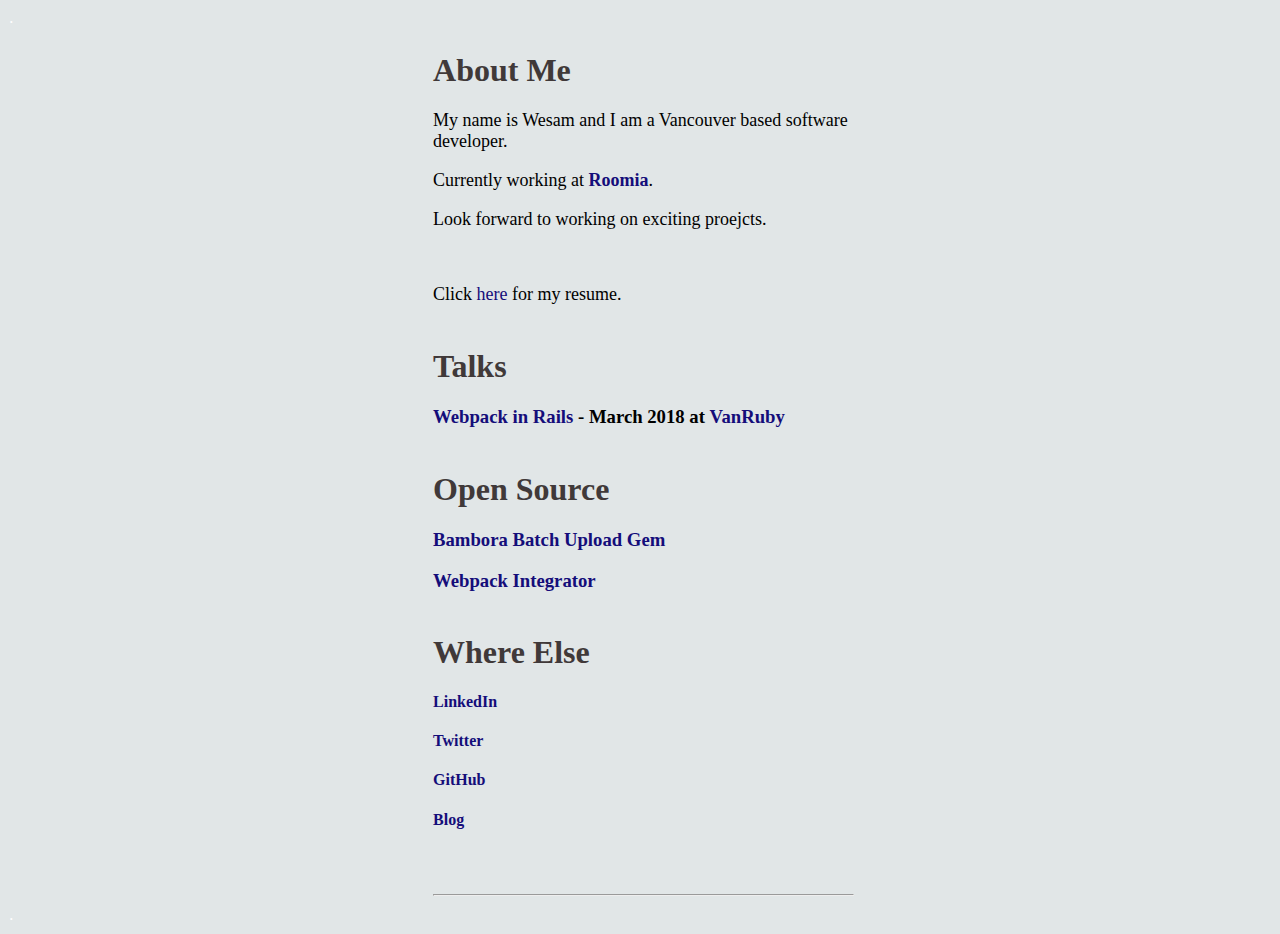
<file: index.html>
<html lang="en">
<head>
  <meta charset="utf-8">
  <title>Wesam Al-Haddad</title>
  <link rel="stylesheet" href="styles.css">
</head>
<body>
  <div class="column1">.</div> 
  <div class="column2">
    <h1> About Me </h1>
    <p>My name is Wesam and I am a Vancouver based software developer.</p>
    <p>Currently working at <b><a target="_blank"
          href="https://roomia.com">Roomia</a></b>.</p>
    <p>Look forward to working on exciting proejcts.</p>
    <br/>
    <p>
      Click <a href="./resume.html">here</a> for my resume.
    </p>
    <h1> Talks </h1>
      <h3>
        <a  target="_blank"
            href="https://docs.google.com/presentation/d/1W9YxTvD-itYELhNvCAcgTseJXPYVt3O4LMKW0UpVPcE/edit#slide=id.p">Webpack in Rails</a> 
          - March 2018 at <a target="_blank" href="https://www.meetup.com/vancouver-ruby/events/248722404/"> VanRuby </a>
      </h3>      
    <!--
    <h1> Blog Posts </h1>
      <ul>
        <li> <i>Coming soon....</i></li>
      </ul>
    -->
    <h1> Open Source </h1>
      <h3> <a target="_blank" href="https://github.com/alwesam/bambora-batch_upload">Bambora
          Batch Upload Gem</a></h3>
      <h3> <a target="_blank" href="https://github.com/alwesam/webpack-integrator">Webpack
          Integrator</a></h3>
    <h1>Where Else</h1>
      <h4> <a target="_blank" href="https://linkedin.com/in/alwesam"> LinkedIn</a></h4>
      <h4> <a target="_blank" href="https://twitter.com/alwesamhaddad">Twitter</a></h4>
      <h4> <a target="_blank" href="https://github.com/alwesam">GitHub</a></h4>
      <h4> <a target="_blank" href="http://blog.alwesam.ca">Blog</a> </h4>
    <br><br>
    <hr>
  </div>
  <div class="column3">.</div>
  <div style="clear: both"><span></span></div>
</body>
</html>
</file>
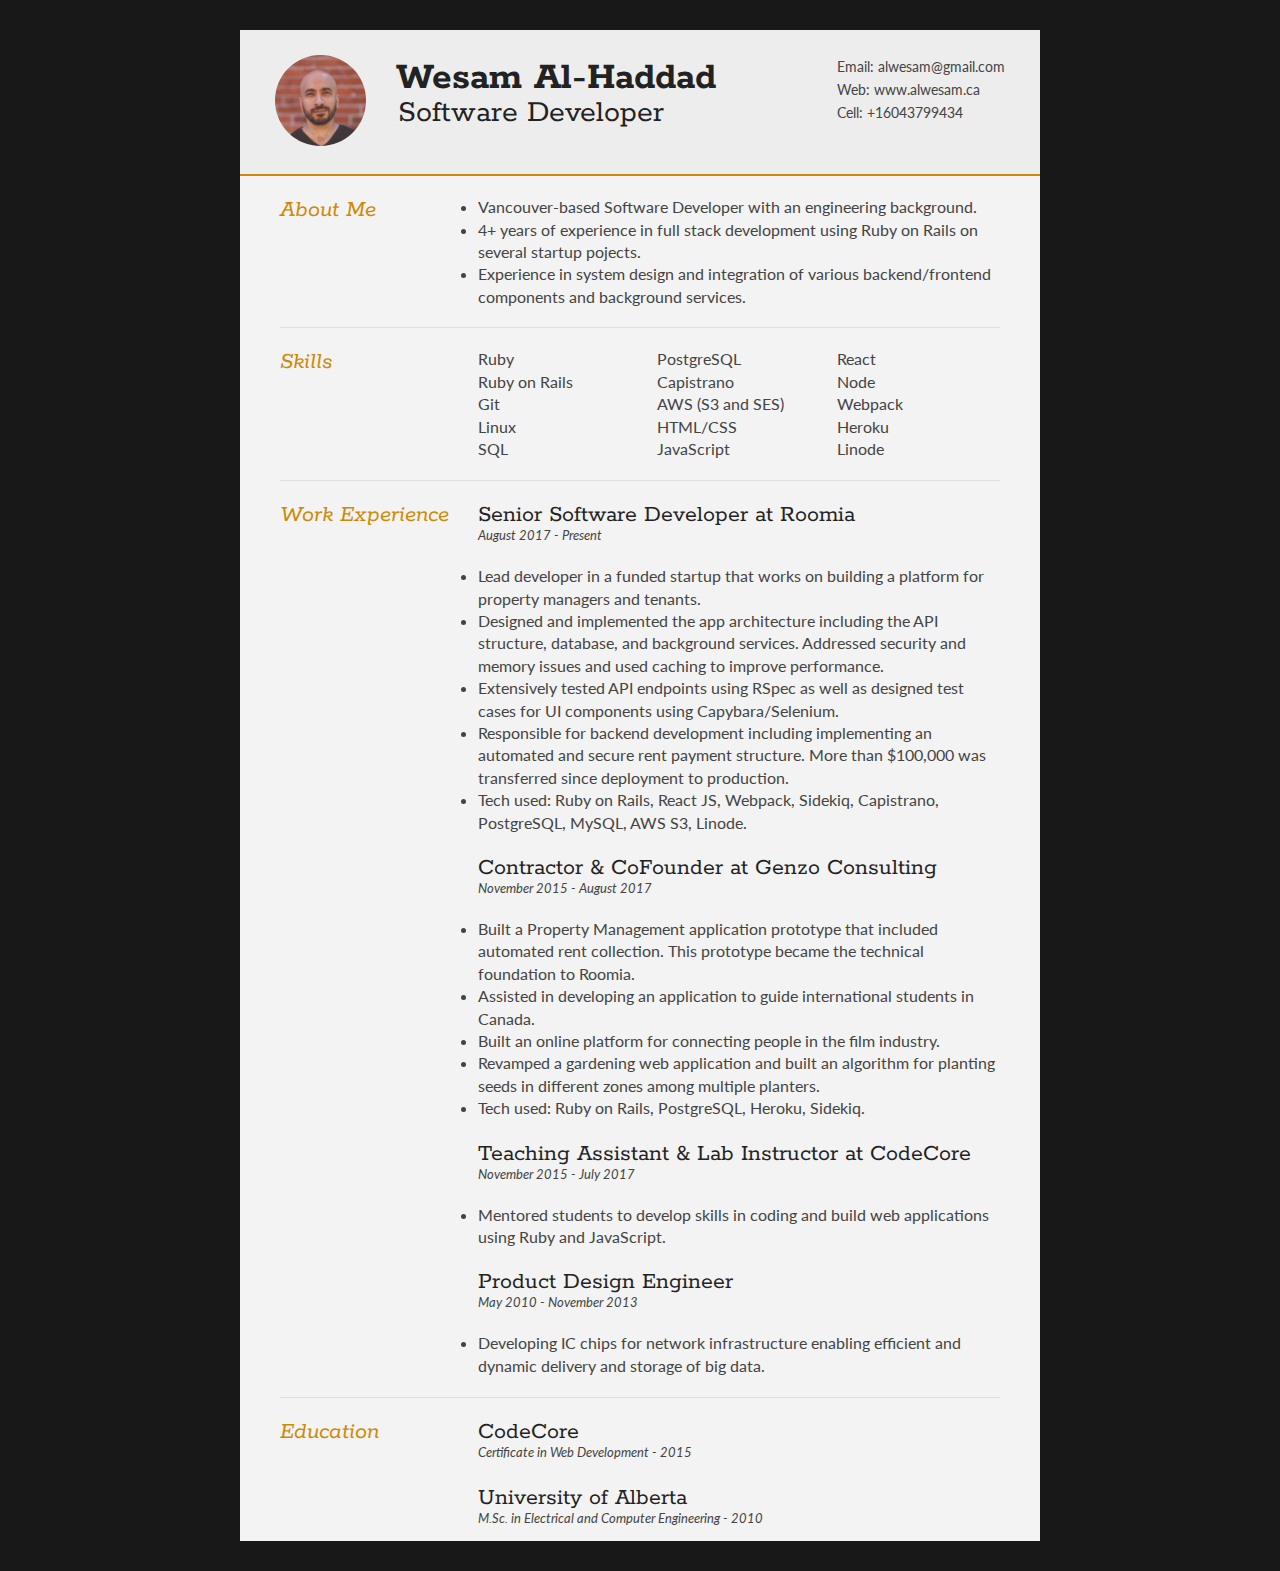
<file: resume.html>
<!DOCTYPE html>
<html>
<head>
  <title>Wesam Al-Haddad Resume</title>
  <meta name="viewport" content="width=device-width"/>
  <meta name="description" content="The Resume of Wesam Al-Haddad."/>
  <meta charset="UTF-8"> 
  <link type="text/css" rel="stylesheet" href="resume.css">
  <link href='http://fonts.googleapis.com/css?family=Rokkitt:400,700|Lato:400,300' rel='stylesheet' type='text/css'>
</head>

<body id="top">
<div id="cv">
	<div class="mainDetails">
		<div id="headshot">
			<img src="headshot.jpeg" alt="Wesam Haddad" />
		</div>
		
		<div id="name">
			<h1>Wesam Al-Haddad</h1>
			<h2>Software Developer</h2>
		</div>
		
		<div id="contactDetails">
			<ul>
				<li>Email: <a href="mailto:alwesam@gmail.ca" target="_blank">alwesam@gmail.com</a></li>
				<li>Web: <a href="https://www.alwesam.ca">www.alwesam.ca</a></li>
				<li>Cell: +16043799434</li>
			</ul>
		</div>
		<div class="clear"></div>
	</div>
	
	<div id="mainArea">
		<section>
			<article>
				<div class="sectionTitle">
					<h1>About Me</h1>
				</div>
				
				<div class="sectionContent">
          <ul>
            <li>Vancouver-based Software Developer with an engineering
              background.</li>
            <li>4+ years of experience in full stack development using Ruby on
              Rails on several startup pojects.</li>
            <li>Experience in system design and integration of various 
              backend/frontend components and background services.</li>
          </ul>
          <br/>
				</div>
			</article>
			<div class="clear"></div>
		</section>

		<section>
			<div class="sectionTitle">
				<h1>Skills</h1>
			</div>
			
			<div class="sectionContent">
				<ul class="keySkills">
					<li>Ruby</li>
					<li>Ruby on Rails</li>
					<li>Git</li>
					<li>Linux</li>
          <li>SQL</li>
          <li>PostgreSQL</li>
          <li>Capistrano</li>
          <li>AWS (S3 and SES)</li>
					<li>HTML/CSS</li>
					<li>JavaScript</li>
					<li>React</li>
					<li>Node</li>
					<li>Webpack</li>
					<li>Heroku</li>
					<li>Linode</li>
				</ul>
			</div>

			<div class="clear"></div>

		</section>
		
		
		<section>
			<div class="sectionTitle">
				<h1>Work Experience</h1>
			</div>
			
			<div class="sectionContent">
				<article>
					<h2>Senior Software Developer at Roomia</h2>
					<p class="subDetails">August 2017 - Present</p>
          <p>
            <ul>
              <li> Lead developer in a funded startup that works on building a
                platform for property managers and tenants.</li>
              <li> Designed and implemented the app architecture including the
                API structure, database, and background services. Addressed
                security and memory issues and used caching to improve
                performance.</li>
              <li>Extensively tested API endpoints using RSpec as well as
                designed test cases for UI components using
                Capybara/Selenium.</li>
              <li> Responsible for backend development including implementing an
                automated and secure rent payment structure. More than $100,000
                was transferred since deployment to production.</li>
              <li> Tech used: Ruby on Rails, React JS, Webpack, Sidekiq,
                Capistrano, PostgreSQL, MySQL, AWS S3, Linode.</li>
            </ul>
          </p>
          
				</article>
				
				<article>
					<h2>Contractor & CoFounder at Genzo Consulting</h2>
					<p class="subDetails">November 2015 - August 2017</p>
          <p>
            <ul>
              <li> Built a Property Management application prototype that
                included automated rent collection.  This prototype became the
                technical foundation to Roomia. </li>
              <li> Assisted in developing an application to guide international
                students in Canada. </li>
              <li> Built an online platform for connecting people in the film
                industry. </li>
              <li> Revamped a gardening web application and built an algorithm
                for planting seeds in  different zones among multiple planters.
                 </li>
              <li> Tech used: Ruby on Rails, PostgreSQL, Heroku, Sidekiq.</li>
            </ul>
          </p>
				</article>
				
				<article>
					<h2>Teaching Assistant & Lab Instructor at CodeCore</h2>
					<p class="subDetails">November 2015 - July 2017</p>
          <p> 
            <ul>
              <li>Mentored students to develop skills in coding and build web applications using Ruby and JavaScript.</li> 
            </ul> 
          </p>
				</article>

				<article>
					<h2>Product Design Engineer</h2>
					<p class="subDetails">May 2010 - November 2013</p>
          <p> 
            <ul>
              <li>Developing IC chips for network infrastructure enabling efficient and dynamic delivery and storage of big data.</li> 
            </ul> 
          </p>
				</article>

			</div>
			<div class="clear"></div>
		</section>
		
		
		
		
		<section>
			<div class="sectionTitle">
				<h1>Education</h1>
			</div>
			
			<div class="sectionContent">

				<article>
					<h2>CodeCore</h2>
					<p class="subDetails">Certificate in Web Development - 2015</p>
          <!--<p>8 weeks bootcamp in web development.</p> -->
				</article> 

        <br/>

				<article>
					<h2>University of Alberta</h2>
					<p class="subDetails">M.Sc. in Electrical and Computer Engineering - 2010 </p>
				</article>

			</div>
			<div class="clear"></div>
		</section>
		
	</div>
</div>
<!--
<script type="text/javascript">
var gaJsHost = (("https:" == document.location.protocol) ? "https://ssl." : "http://www.");
document.write(unescape("%3Cscript src='" + gaJsHost + "google-analytics.com/ga.js' type='text/javascript'%3E%3C/script%3E"));
</script>
<script type="text/javascript">
var pageTracker = _gat._getTracker("UA-3753241-1");
pageTracker._initData();
pageTracker._trackPageview();
</script> -->
</body>
</html>
</file>
<file: styles.css>
h1 {
  color: #403939;
  padding-top: 5%;
}

div.column1, div.column2, div.column3 {
  float: left;
  width: 33.33%;
  margin: 0.1%;
}

div.column1, div.column3 {
  color: white;
}

p {
  font-size: 18;
  font-family: "Times New Roman", Times, sans-serif;
}

a {
  color: #140d7a;
  font-family: "Times New Roman", Times, sans-serif;
}

a:hover {
  color: #83828e;
}
a:link {
  text-decoration: none;
}

body {
  background-color: #e1e6e7;
}
</file>
<file: resume.css>
html,body,div,span,object,iframe,h1,h2,h3,h4,h5,h6,p,blockquote,pre,abbr,address,cite,code,del,dfn,em,img,ins,kbd,q,samp,small,strong,sub,sup,var,b,i,dl,dt,dd,ol,ul,li,fieldset,form,label,legend,table,caption,tbody,tfoot,thead,tr,th,td,article,aside,canvas,details,figcaption,figure,footer,header,hgroup,menu,nav,section,summary,time,mark,audio,video {
border:0;
font:inherit;
font-size:100%;
margin:0;
padding:0;
vertical-align:baseline;
}

article,aside,details,figcaption,figure,footer,header,hgroup,menu,nav,section {
display:block;
}

html, body {background: #181818; font-family: 'Lato', helvetica, arial, sans-serif; font-size: 16px; color: #222;}

.clear {clear: both;}

p {
	font-size: 1em;
	line-height: 1.4em;
	margin-bottom: 20px;
	color: #444;
}

ul li {
	font-size: 1em;
	line-height: 1.4em;
	margin-bottom: 0px;
	color: #444;
}

p i {
  font-size: 11px;
  font-style: italic;
}

#cv {
	width: 90%;
	max-width: 800px;
	background: #f3f3f3;
	margin: 30px auto;
}

.mainDetails {
	padding: 25px 35px;
	border-bottom: 2px solid #cf8a05;
	background: #ededed;
}

#name h1 {
	font-size: 2.5em;
	font-weight: 700;
	font-family: 'Rokkitt', Helvetica, Arial, sans-serif;
	margin-bottom: -6px;
}

#name h2 {
	font-size: 2em;
	margin-left: 2px;
	font-family: 'Rokkitt', Helvetica, Arial, sans-serif;
}

#mainArea {
	padding: 0 40px;
}

#headshot {
	width: 12.5%;
	float: left;
	margin-right: 30px;
}

#headshot img {
	width: 100%;
	height: auto;
	-webkit-border-radius: 50px;
	border-radius: 50px;
}

#name {
	float: left;
}

#contactDetails {
	float: right;
}

#contactDetails ul {
	list-style-type: none;
	font-size: 0.9em;
	margin-top: 2px;
}

#contactDetails ul li {
	margin-bottom: 3px;
	color: #444;
}

#contactDetails ul li a, a[href^=tel] {
	color: #444; 
	text-decoration: none;
	-webkit-transition: all .3s ease-in;
	-moz-transition: all .3s ease-in;
	-o-transition: all .3s ease-in;
	-ms-transition: all .3s ease-in;
	transition: all .3s ease-in;
}

#contactDetails ul li a:hover { 
	color: #cf8a05;
}


section {
	border-top: 1px solid #dedede;
	padding: 20px 0 0;
}

section:first-child {
	border-top: 0;
}

section:last-child {
	padding: 20px 0 10px;
}

.sectionTitle {
	float: left;
	width: 25%;
}

.sectionContent {
	float: right;
	width: 72.5%;
}

.sectionTitle h1 {
	font-family: 'Rokkitt', Helvetica, Arial, sans-serif;
	font-style: italic;
	font-size: 1.5em;
	color: #cf8a05;
}

.sectionContent h2 {
	font-family: 'Rokkitt', Helvetica, Arial, sans-serif;
	font-size: 1.5em;
	margin-bottom: -2px;
}

.subDetails {
	font-size: 0.8em;
	font-style: italic;
	margin-bottom: 3px;
}

.keySkills {
	list-style-type: none;
	-moz-column-count:3;
	-webkit-column-count:3;
	column-count:3;
	margin-bottom: 20px;
	font-size: 1em;
	color: #444;
}

.keySkills ul li {
	margin-bottom: 3px;
}

@media all and (min-width: 602px) and (max-width: 800px) {
	#headshot {
		display: none;
	}
	
	.keySkills {
	-moz-column-count:2;
	-webkit-column-count:2;
	column-count:2;
	}
}

@media all and (max-width: 601px) {
	#cv {
		width: 95%;
		margin: 10px auto;
		min-width: 280px;
	}
	
	#headshot {
		display: none;
	}
	
	#name, #contactDetails {
		float: none;
		width: 100%;
		text-align: center;
	}
	
	.sectionTitle, .sectionContent {
		float: none;
		width: 100%;
	}
	
	.sectionTitle {
		margin-left: -2px;
		font-size: 1.25em;
	}
	
	.keySkills {
		-moz-column-count:2;
		-webkit-column-count:2;
		column-count:2;
	}
}

@media all and (max-width: 480px) {
	.mainDetails {
		padding: 15px 15px;
	}
	
	section {
		padding: 15px 0 0;
	}
	
	#mainArea {
		padding: 0 25px;
	}

	
	.keySkills {
	-moz-column-count:1;
	-webkit-column-count:1;
	column-count:1;
	}
	
	#name h1 {
		line-height: .8em;
		margin-bottom: 4px;
	}
}

@media print {
    #cv {
        width: 100%;
    }
}

@-webkit-keyframes reset {
	0% {
		opacity: 0;
	}
	100% {
		opacity: 0;
	}
}

@-webkit-keyframes fade-in {
	0% {
		opacity: 0;
	}
	40% {
		opacity: 0;
	}
	100% {
		opacity: 1;
	}
}

@-moz-keyframes reset {
	0% {
		opacity: 0;
	}
	100% {
		opacity: 0;
	}
}

@-moz-keyframes fade-in {
	0% {
		opacity: 0;
	}
	40% {
		opacity: 0;
	}
	100% {
		opacity: 1;
	}
}

@keyframes reset {
	0% {
		opacity: 0;
	}
	100% {
		opacity: 0;
	}
}

@keyframes fade-in {
	0% {
		opacity: 0;
	}
	40% {
		opacity: 0;
	}
	100% {
		opacity: 1;
	}
}

.instaFade {
    -webkit-animation-name: reset, fade-in;
    -webkit-animation-duration: 1.5s;
    -webkit-animation-timing-function: ease-in;
	
	-moz-animation-name: reset, fade-in;
    -moz-animation-duration: 1.5s;
    -moz-animation-timing-function: ease-in;
	
	animation-name: reset, fade-in;
    animation-duration: 1.5s;
    animation-timing-function: ease-in;
}

.quickFade {
    -webkit-animation-name: reset, fade-in;
    -webkit-animation-duration: 2.5s;
    -webkit-animation-timing-function: ease-in;
	
	-moz-animation-name: reset, fade-in;
    -moz-animation-duration: 2.5s;
    -moz-animation-timing-function: ease-in;
	
	animation-name: reset, fade-in;
    animation-duration: 2.5s;
    animation-timing-function: ease-in;
}
 
.delayOne {
	-webkit-animation-delay: 0, .5s;
	-moz-animation-delay: 0, .5s;
	animation-delay: 0, .5s;
}

.delayTwo {
	-webkit-animation-delay: 0, 1s;
	-moz-animation-delay: 0, 1s;
	animation-delay: 0, 1s;
}

.delayThree {
	-webkit-animation-delay: 0, 1.5s;
	-moz-animation-delay: 0, 1.5s;
	animation-delay: 0, 1.5s;
}

.delayFour {
	-webkit-animation-delay: 0, 2s;
	-moz-animation-delay: 0, 2s;
	animation-delay: 0, 2s;
}

.delayFive {
	-webkit-animation-delay: 0, 2.5s;
	-moz-animation-delay: 0, 2.5s;
	animation-delay: 0, 2.5s;
}
</file>
